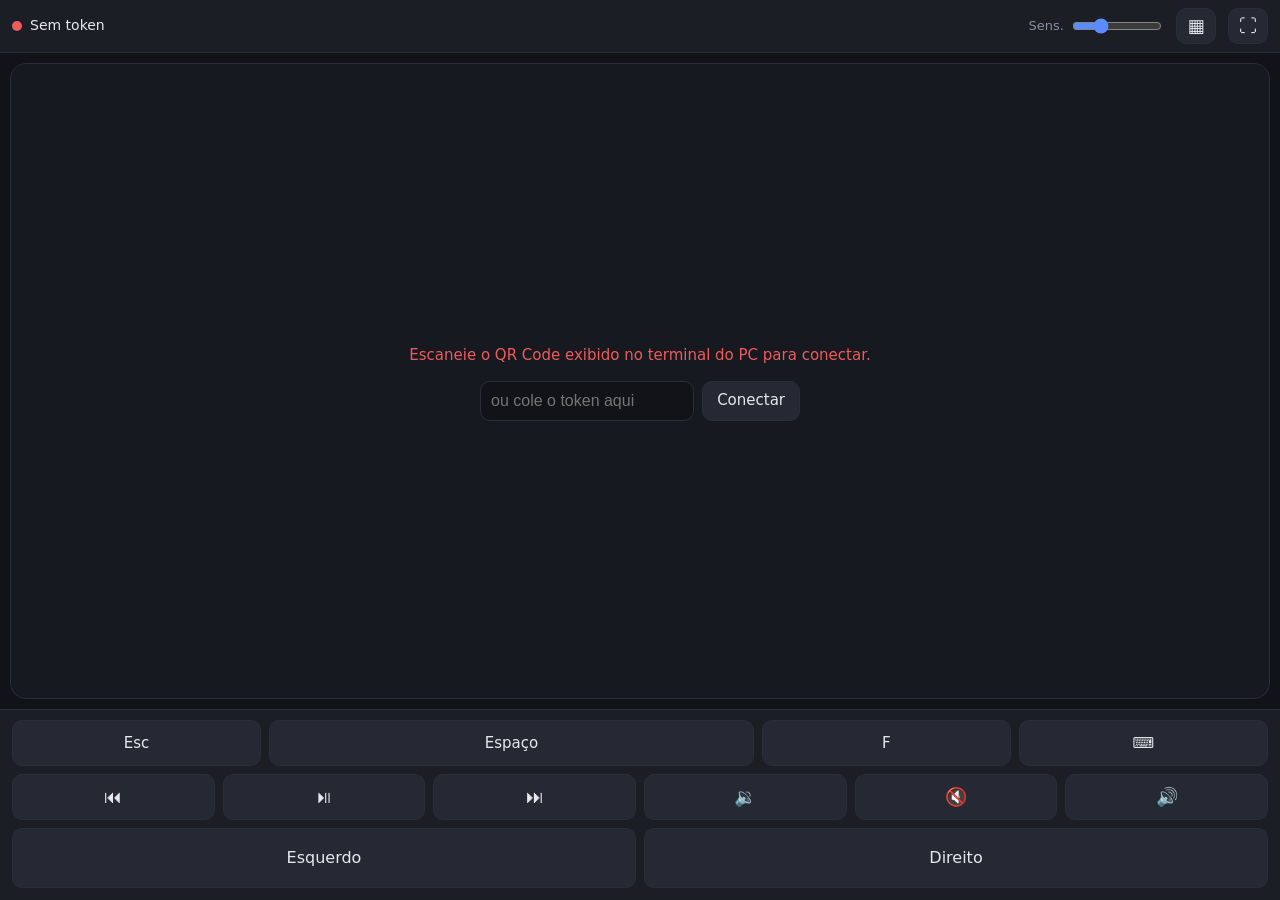
<file: web/index.html>
<!doctype html>
<html lang="pt-BR">
<head>
  <meta charset="utf-8">
  <meta name="viewport" content="width=device-width, initial-scale=1, maximum-scale=1, user-scalable=no, viewport-fit=cover">
  <meta name="theme-color" content="#111318">
  <meta name="apple-mobile-web-app-capable" content="yes">
  <meta name="mobile-web-app-capable" content="yes">
  <meta name="apple-mobile-web-app-status-bar-style" content="black-translucent">
  <meta name="apple-mobile-web-app-title" content="Mouse">
  <title>Mouse Remoto</title>
  <link rel="manifest" href="manifest.json">
  <link rel="icon" href="icons/icon-192.png">
  <link rel="apple-touch-icon" href="icons/apple-touch-icon.png">
  <link rel="stylesheet" href="styles.css?v=3">
</head>
<body>
  <header class="bar top">
    <div class="status" id="status">
      <span class="dot"></span><span id="status-text">Conectando…</span>
      <span class="latency" id="latency"></span>
    </div>
    <label class="sens">
      Sens.
      <input type="range" id="sens" min="0.5" max="4" step="0.1" value="1.5">
    </label>
    <button class="icon" id="apps-btn" title="Apps do PC" aria-label="Apps do PC">▦</button>
    <button class="icon" id="fullscreen" title="Tela cheia" aria-label="Tela cheia">⛶</button>
  </header>

  <section class="apps-panel" id="apps-panel" hidden aria-label="Apps do PC">
    <div class="apps-head">
      <strong>Apps do PC</strong>
      <span class="apps-target" id="apps-target"></span>
      <button class="icon" id="apps-close" aria-label="Fechar">✕</button>
    </div>
    <div class="apps-grid" id="apps-grid"></div>
    <p class="apps-empty" id="apps-empty" hidden>
      Nenhum app instalado no PC.<br>
      No Chrome do PC, abra o site (ex.: YouTube) e use<br>
      <b>⋮ › Transmitir, salvar e compartilhar › Instalar página como app</b>.
    </p>
    <p class="apps-hint">Toque para abrir na tela selecionada · segure para renomear</p>
  </section>

  <div class="banner" id="cert-banner" hidden>
    <span>Instale o certificado para usar como app e manter a tela ligada.</span>
    <a id="cert-link" href="#">Instalar certificado</a>
    <button class="banner-close" id="cert-help" aria-label="Como instalar">?</button>
    <button class="banner-close" id="cert-close" aria-label="Fechar">✕</button>
  </div>

  <nav class="bar screens" id="screens" hidden>
    <div class="screen-list" id="screen-list"></div>
    <button class="lock" id="lock" aria-pressed="false" title="Prender o cursor na tela selecionada">🔓 Travar</button>
  </nav>

  <main id="pad" class="pad">
    <div class="pad-hint" id="pad-hint">
      1 dedo: mover · toque: clique<br>
      2 dedos: rolar · toque com 2: clique direito<br>
      toque + toque e arraste: segurar clique<br>
      segure um botão de tela para renomeá-lo
    </div>
    <div class="pad-error" id="pad-error" hidden>
      <p id="pad-error-text"></p>
      <form id="token-form" class="token-form" hidden>
        <input id="token-input" type="text" placeholder="ou cole o token aqui"
               autocomplete="off" autocapitalize="off" spellcheck="false">
        <button type="submit">Conectar</button>
      </form>
    </div>
  </main>

  <!-- Recebe a digitação do teclado do celular (invisível). -->
  <input id="kbd" class="kbd" type="text" autocomplete="off" autocapitalize="off"
         autocorrect="off" spellcheck="false" enterkeyhint="send" aria-label="Teclado">

  <footer class="controls">
    <div class="row">
      <button data-key="esc">Esc</button>
      <button data-key="space" class="wide">Espaço</button>
      <button data-key="f" title="Tela cheia no player">F</button>
      <button id="kbd-btn" title="Teclado">⌨</button>
    </div>
    <div class="row">
      <button data-media="prev" aria-label="Anterior">⏮</button>
      <button data-media="play_pause" aria-label="Play/Pause">⏯</button>
      <button data-media="next" aria-label="Próxima">⏭</button>
      <button data-media="volume_down" data-repeat aria-label="Volume -">🔉</button>
      <button data-media="mute" aria-label="Mudo">🔇</button>
      <button data-media="volume_up" data-repeat aria-label="Volume +">🔊</button>
    </div>
    <div class="row">
      <button class="mbtn" data-button="left">Esquerdo</button>
      <button class="mbtn" data-button="right">Direito</button>
    </div>
  </footer>

  <script src="app.js?v=3"></script>
</body>
</html>
</file>
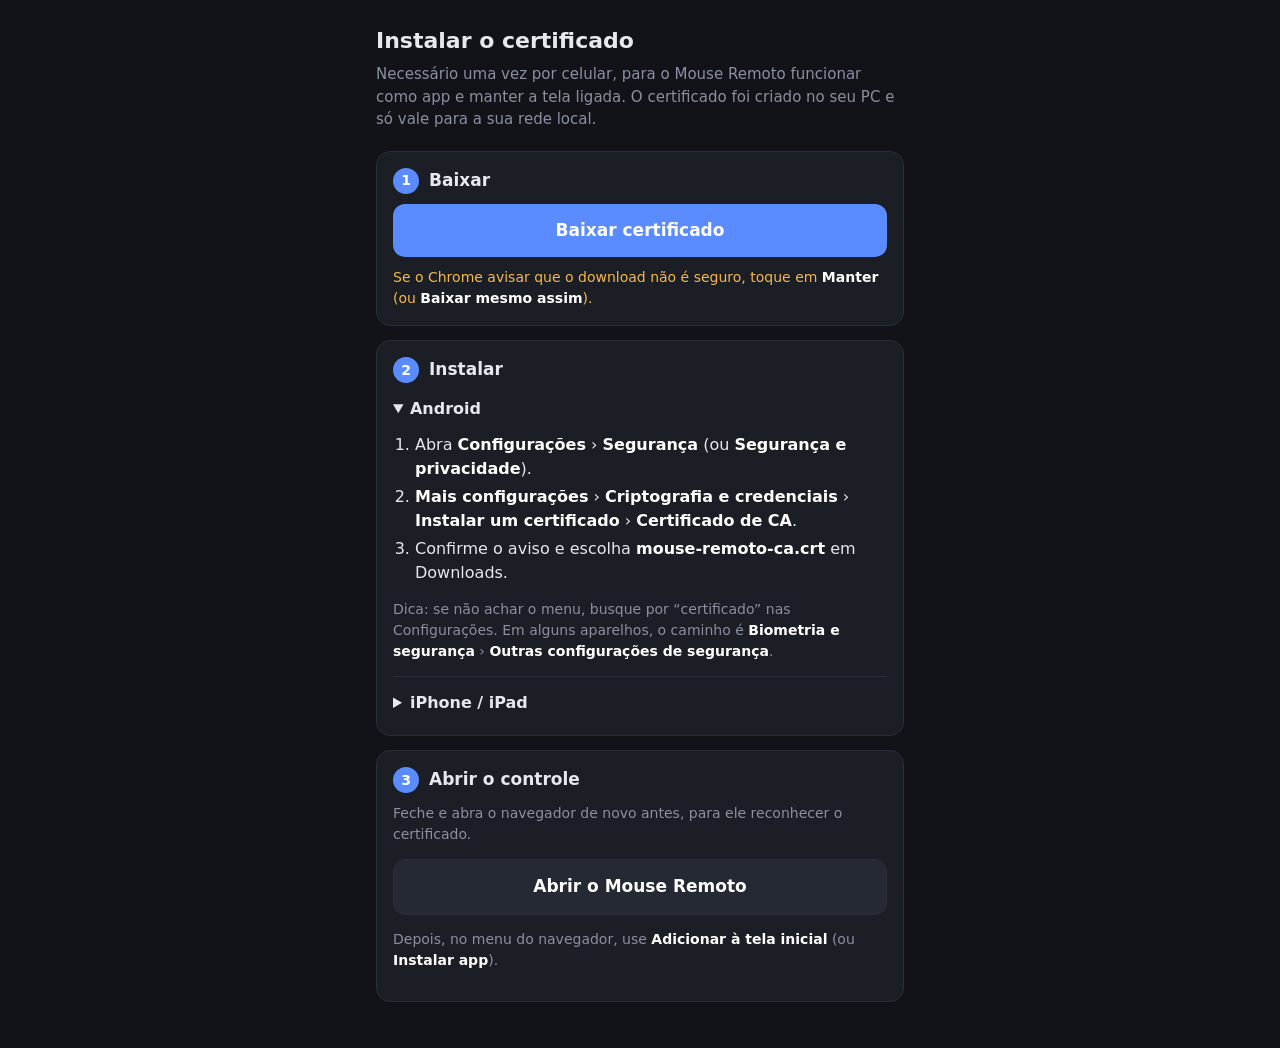
<file: web/setup.html>
<!doctype html>
<html lang="pt-BR">
<head>
  <meta charset="utf-8">
  <meta name="viewport" content="width=device-width, initial-scale=1, viewport-fit=cover">
  <meta name="theme-color" content="#111318">
  <title>Instalar certificado</title>
  <style>
    :root {
      --bg: #111318; --surface: #1b1e25; --border: #2a2e38;
      --text: #e6e8ee; --muted: #8a90a0; --accent: #5b8cff; --warn: #f5b94a;
    }
    * { box-sizing: border-box; }
    html, body { margin: 0; background: var(--bg); color: var(--text);
      font: 16px/1.5 system-ui, -apple-system, "Segoe UI", Roboto, sans-serif; }
    main { max-width: 560px; margin: 0 auto;
      padding: max(20px, env(safe-area-inset-top)) 16px max(32px, env(safe-area-inset-bottom)); }
    h1 { font-size: 22px; margin: 4px 0 6px; }
    .lead { color: var(--muted); margin: 0 0 20px; font-size: 15px; }
    .step { background: var(--surface); border: 1px solid var(--border); border-radius: 14px;
      padding: 16px; margin-bottom: 14px; }
    .step h2 { font-size: 17px; margin: 0 0 10px; display: flex; gap: 10px; align-items: center; }
    .num { flex: none; width: 26px; height: 26px; border-radius: 50%; background: var(--accent);
      color: #fff; display: grid; place-items: center; font-size: 14px; font-weight: 700; }
    .btn { display: block; text-align: center; text-decoration: none; font-weight: 600;
      color: #fff; background: var(--accent); border-radius: 12px; padding: 14px; font-size: 17px; }
    .btn.secondary { background: #252933; border: 1px solid var(--border); }
    .note { margin: 10px 0 0; font-size: 14px; color: var(--warn); }
    details { border-top: 1px solid var(--border); padding-top: 10px; margin-top: 10px; }
    details:first-of-type { border-top: 0; margin-top: 0; padding-top: 0; }
    summary { cursor: pointer; font-weight: 600; padding: 4px 0; }
    ol { margin: 8px 0 4px; padding-left: 22px; }
    li { margin: 4px 0; }
    b { color: #fff; }
    .muted { color: var(--muted); font-size: 14px; }
  </style>
</head>
<body>
<main>
  <h1>Instalar o certificado</h1>
  <p class="lead">
    Necessário uma vez por celular, para o Mouse Remoto funcionar como app e manter a tela ligada.
    O certificado foi criado no seu PC e só vale para a sua rede local.
  </p>

  <section class="step">
    <h2><span class="num">1</span> Baixar</h2>
    <a class="btn" href="/ca.crt">Baixar certificado</a>
    <p class="note">Se o Chrome avisar que o download não é seguro, toque em <b>Manter</b>
      (ou <b>Baixar mesmo assim</b>).</p>
  </section>

  <section class="step">
    <h2><span class="num">2</span> Instalar</h2>
    <details id="android" open>
      <summary>Android</summary>
      <ol>
        <li>Abra <b>Configurações</b> › <b>Segurança</b> (ou <b>Segurança e privacidade</b>).</li>
        <li><b>Mais configurações</b> › <b>Criptografia e credenciais</b>
          › <b>Instalar um certificado</b> › <b>Certificado de CA</b>.</li>
        <li>Confirme o aviso e escolha <b>mouse-remoto-ca.crt</b> em Downloads.</li>
      </ol>
      <p class="muted">Dica: se não achar o menu, busque por “certificado” nas Configurações.
        Em alguns aparelhos, o caminho é <b>Biometria e segurança</b> › <b>Outras configurações de segurança</b>.</p>
    </details>
    <details id="ios">
      <summary>iPhone / iPad</summary>
      <ol>
        <li>Abra <b>Ajustes</b> › <b>Perfil Baixado</b> › <b>Instalar</b>.</li>
        <li>Depois: <b>Ajustes</b> › <b>Geral</b> › <b>Sobre</b>
          › <b>Ajustes de Confiança de Certificados</b>.</li>
        <li>Ative <b>Mouse Remoto CA</b>.</li>
      </ol>
    </details>
  </section>

  <section class="step">
    <h2><span class="num">3</span> Abrir o controle</h2>
    <p class="muted" style="margin-top:0">Feche e abra o navegador de novo antes, para ele reconhecer o certificado.</p>
    <a class="btn secondary" id="open-app" href="#">Abrir o Mouse Remoto</a>
    <p class="muted">Depois, no menu do navegador, use <b>Adicionar à tela inicial</b> (ou <b>Instalar app</b>).</p>
  </section>
</main>
<script>
  // O controle (HTTPS) roda na porta anterior à desta página.
  const port = Number(location.port || 80) - 1;
  document.getElementById("open-app").href = `https://${location.hostname}:${port}/`;
  // Mostra primeiro as instruções do sistema do celular.
  if (/iPhone|iPad|iPod/i.test(navigator.userAgent)) {
    document.getElementById("ios").open = true;
    document.getElementById("android").open = false;
  }
</script>
</body>
</html>
</file>
<file: web/styles.css>
:root {
  --bg: #111318;
  --surface: #1b1e25;
  --pad: #161920;
  --border: #2a2e38;
  --text: #e6e8ee;
  --muted: #8a90a0;
  --ok: #3ecf8e;
  --warn: #f5b94a;
  --err: #ef5b5b;
  --accent: #5b8cff;
}

* { box-sizing: border-box; }

html, body {
  height: 100%;
  margin: 0;
  overflow: hidden;
  overscroll-behavior: none;       /* sem pull-to-refresh */
  background: var(--bg);
  color: var(--text);
  font: 15px/1.4 system-ui, -apple-system, "Segoe UI", Roboto, sans-serif;
  -webkit-user-select: none;
  user-select: none;
  -webkit-touch-callout: none;
  -webkit-tap-highlight-color: transparent;
}

body {
  display: flex;
  flex-direction: column;
  height: 100dvh;
  padding: env(safe-area-inset-top) env(safe-area-inset-right)
           env(safe-area-inset-bottom) env(safe-area-inset-left);
}

.bar {
  display: flex;
  align-items: center;
  gap: 12px;
  padding: 8px 12px;
  background: var(--surface);
}
.bar.top { border-bottom: 1px solid var(--border); }
.bar.bottom { border-top: 1px solid var(--border); padding: 10px 12px; }

.status { display: flex; align-items: center; gap: 8px; flex: 1; min-width: 0; font-size: 14px; }
.dot { width: 10px; height: 10px; border-radius: 50%; background: var(--warn); flex: none; }
.status.ok .dot { background: var(--ok); }
.status.err .dot { background: var(--err); }
.latency { color: var(--muted); font-variant-numeric: tabular-nums; }

.sens { display: flex; align-items: center; gap: 6px; color: var(--muted); font-size: 13px; }
.sens input { width: 90px; accent-color: var(--accent); }

button {
  font: inherit;
  color: var(--text);
  background: #252933;
  border: 1px solid var(--border);
  border-radius: 10px;
  touch-action: none;
}
button:active, button.held { background: var(--accent); border-color: var(--accent); }
.icon { width: 40px; height: 36px; font-size: 18px; }

.bar.screens { border-bottom: 1px solid var(--border); padding: 8px 12px; }
.bar.screens[hidden] { display: none; }
.screen-list { display: flex; gap: 8px; flex: 1; min-width: 0; overflow-x: auto; }
.screen-list button {
  flex: 1 0 auto;
  min-width: 84px;
  height: 40px;
  padding: 0 12px;
  white-space: nowrap;
}
.screen-list button.selected { border-color: var(--accent); color: #fff; }
.lock { height: 40px; padding: 0 12px; white-space: nowrap; flex: none; }
.lock[aria-pressed="true"] { background: var(--warn); border-color: var(--warn); color: #1b1e25; }

.pad {
  flex: 1;
  position: relative;
  margin: 10px;
  border-radius: 16px;
  background: var(--pad);
  border: 1px solid var(--border);
  touch-action: none;   /* obrigatório: o navegador não pode roubar os gestos */
}
.pad.active { border-color: #3a4152; }
.pad.dragging { border-color: var(--accent); }

.pad-hint, .pad-error {
  position: absolute;
  inset: 0;
  display: grid;
  place-items: center;
  text-align: center;
  padding: 16px;
  pointer-events: none;
  color: var(--muted);
  font-size: 13px;
  line-height: 1.8;
}
.pad-error { color: var(--err); background: var(--pad); border-radius: 16px; font-size: 15px; }
.pad-error[hidden] { display: none; }

.pad-error { flex-direction: column; gap: 12px; display: flex; justify-content: center; align-items: center; pointer-events: auto; }
.pad-error p { margin: 0; }
.token-form { display: flex; gap: 8px; width: 100%; max-width: 320px; }
.token-form[hidden] { display: none; }
.token-form input {
  flex: 1; min-width: 0; height: 40px; padding: 0 10px; font-size: 16px;
  color: var(--text); background: var(--bg); border: 1px solid var(--border); border-radius: 10px;
  -webkit-user-select: text; user-select: text;
}
.token-form button { padding: 0 14px; }

/* Controles inferiores */
.controls {
  display: flex;
  flex-direction: column;
  gap: 8px;
  padding: 10px 12px 12px;
  background: var(--surface);
  border-top: 1px solid var(--border);
}
.controls .row { display: flex; gap: 8px; }
.controls .row button { flex: 1; min-width: 0; height: 46px; font-size: 18px; }
.controls .row button.wide { flex: 2; font-size: 15px; }
.controls .row:first-child button { font-size: 15px; }
.mbtn { height: 60px !important; font-size: 16px !important; }
#kbd-btn[aria-pressed="true"] { background: var(--accent); border-color: var(--accent); }

/* Campo invisível que recebe o teclado do celular (16px evita zoom no iOS) */
.kbd {
  position: fixed;
  left: 0;
  bottom: 0;
  width: 1px;
  height: 1px;
  opacity: 0;
  font-size: 16px;
  border: 0;
  padding: 0;
  pointer-events: none;
}

/* Painel de apps do PC (cobre a tela; fica fora do touchpad para receber toques) */
.apps-panel {
  position: fixed;
  inset: 0;
  z-index: 10;
  display: flex;
  flex-direction: column;
  background: var(--bg);
  padding: env(safe-area-inset-top) env(safe-area-inset-right)
           env(safe-area-inset-bottom) env(safe-area-inset-left);
}
.apps-panel[hidden] { display: none; }
.apps-head {
  display: flex; align-items: center; gap: 10px;
  padding: 8px 12px; background: var(--surface); border-bottom: 1px solid var(--border);
}
.apps-head strong { font-size: 16px; }
.apps-target { flex: 1; color: var(--muted); font-size: 13px; min-width: 0;
  overflow: hidden; text-overflow: ellipsis; white-space: nowrap; }
.apps-grid {
  flex: 1;
  overflow-y: auto;
  display: grid;
  grid-template-columns: repeat(auto-fill, minmax(96px, 1fr));
  align-content: start;
  gap: 12px;
  padding: 16px;
}
.app-tile {
  display: flex; flex-direction: column; align-items: center; gap: 8px;
  padding: 12px 6px; height: auto; border-radius: 14px;
  background: var(--surface); font-size: 13px; line-height: 1.25;
  touch-action: pan-y;   /* permite rolar a grade arrastando sobre os apps */
}
.app-tile img, .app-tile .app-fallback {
  width: 56px; height: 56px; border-radius: 12px; pointer-events: none;
}
.app-tile .app-fallback {
  display: grid; place-items: center; background: #252933; font-size: 24px; font-weight: 700;
}
.app-tile span {
  max-width: 100%; overflow: hidden; display: -webkit-box;
  -webkit-line-clamp: 2; -webkit-box-orient: vertical; text-align: center; word-break: break-word;
}
.apps-empty { margin: 32px 16px; text-align: center; color: var(--muted); line-height: 1.7; }
.apps-empty[hidden] { display: none; }
.apps-empty b { color: var(--text); }
.apps-hint { margin: 0; padding: 10px; text-align: center; color: var(--muted); font-size: 12px;
  border-top: 1px solid var(--border); }

/* Aviso de certificado */
.banner {
  display: flex;
  align-items: center;
  gap: 10px;
  padding: 8px 12px;
  background: #2b2416;
  border-bottom: 1px solid #4a3c1c;
  color: var(--warn);
  font-size: 13px;
}
.banner[hidden] { display: none; }
.banner span { flex: 1; }
.banner a { color: #fff; font-weight: 600; white-space: nowrap; }
.banner-close { width: 32px; height: 32px; flex: none; padding: 0; }
</file>
